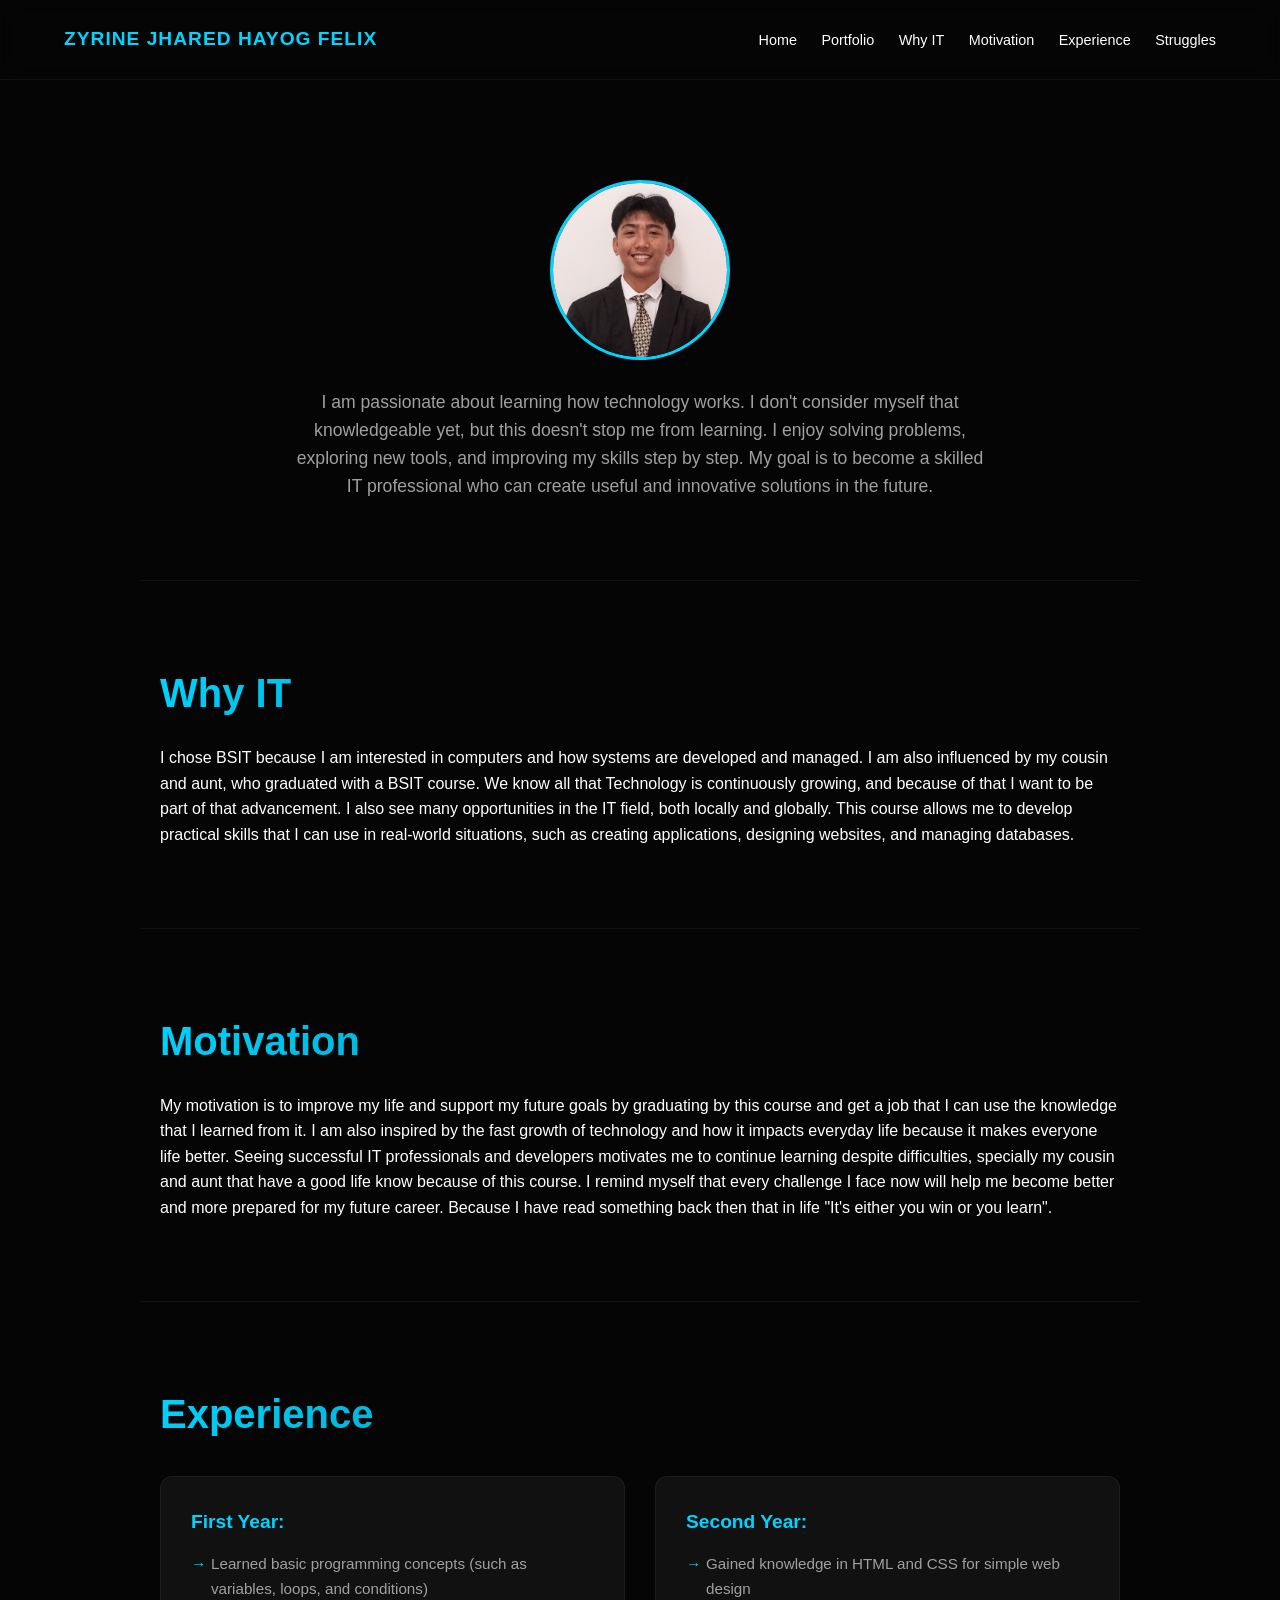
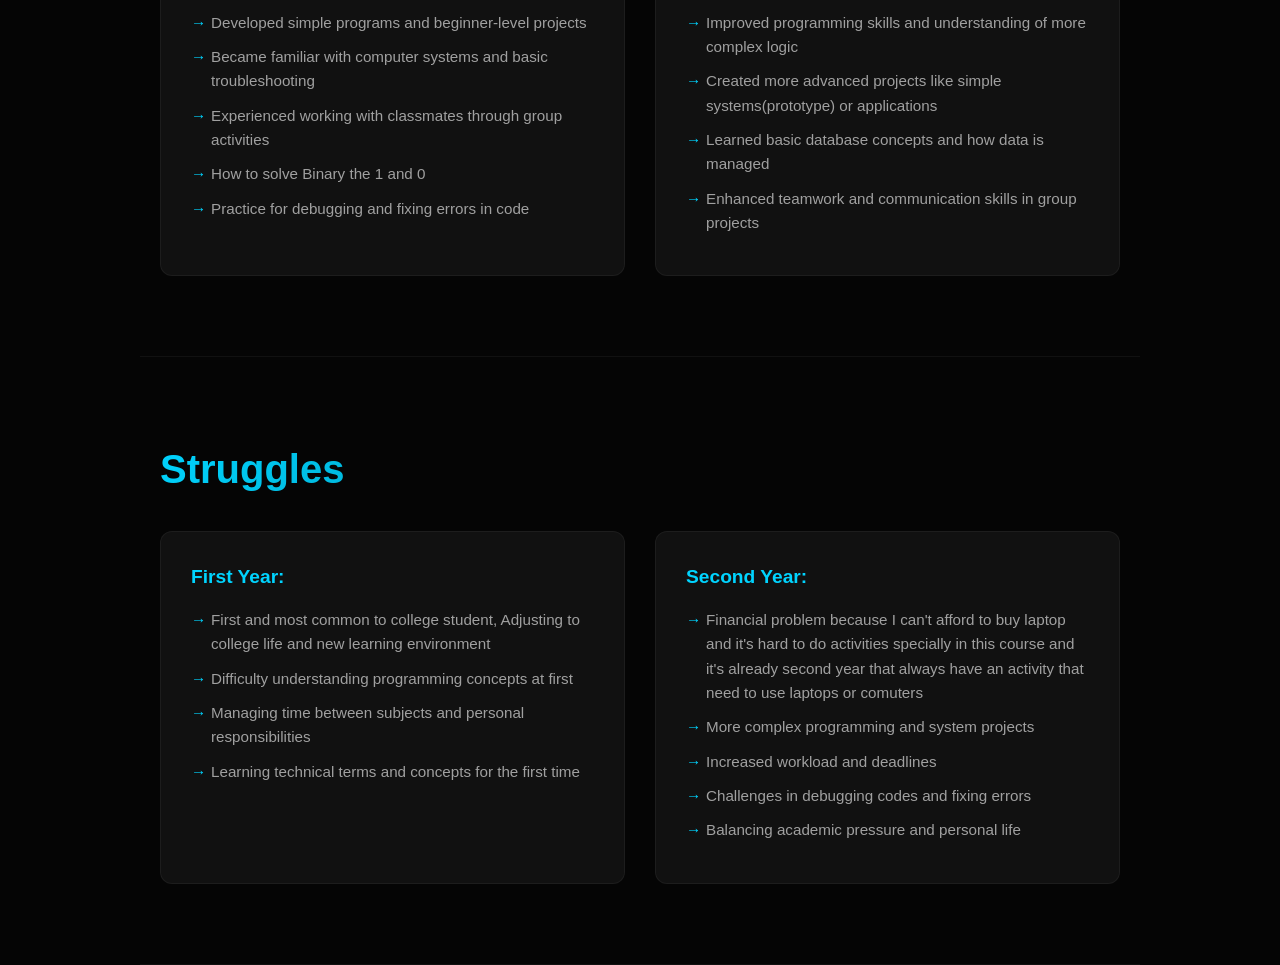
<file: itlife/itlife.html>
<!DOCTYPE html>
<html lang="en">
<head>
    <meta charset="UTF-8">
    <meta name="viewport" content="width=device-width, initial-scale=1.0">
    <title>My IT Life</title>
    <link rel="stylesheet" href="itlifestyles.css">
    <script src="scriptitlife.js" defer></script>
</head>
<body>

<div id="top"></div>

<header class="navbar">
    <h2>ZYRINE JHARED HAYOG FELIX</h2>
    <nav>
        <a href="../index.html">Home</a>
        <a href="../portfolio/portfolio.html">Portfolio</a>
        <a href="#why">Why IT</a>
        <a href="#motivation">Motivation</a>
        <a href="#experience">Experience</a>
        <a href="#struggles">Struggles</a>
        
    </nav>
</header>

<main>

    <section id="home" class="home">
        <img src="../images/IT/mit.jpg" class="profile-img">
        <p id="me">I am passionate about learning how technology works. I don't consider myself that knowledgeable yet, but this doesn't stop me from learning. I enjoy solving problems, exploring new tools, and improving my skills step by step. My goal is to become a skilled IT professional who can create useful and innovative solutions in the future.</p>
    </section>

    <section id="why">
        <h1>Why IT</h1>
        <p>I chose BSIT because I am interested in computers and how systems are developed and managed. I am also influenced by my cousin and aunt, who graduated with a BSIT course. We know all that Technology is continuously growing, and because of that I want to be part of that advancement. I also see many opportunities in the IT field, both locally and globally. This course allows me to develop practical skills that I can use in real-world situations, such as creating applications, designing websites, and managing databases.</p>
    </section>

    <section id="motivation">
        <h1>Motivation</h1>
        <p>My motivation is to improve my life and support my future goals by graduating by this course and get a job that I can use the knowledge that I learned from it. I am also inspired by the fast growth of technology and how it impacts everyday life because it makes everyone life better. Seeing successful IT professionals and developers motivates me to continue learning despite difficulties, specially my cousin and aunt that have a good life know because of this course. I remind myself that every challenge I face now will help me become better and more prepared for my future career. Because I have read something back then that in life "It's either you win or you learn".</p>
    </section>

    <section id="experience">
        <h1>Experience</h1>
        <div class="grp">

            <div class="list">
                <h3>First Year:</h3>
                <ul>
                    <li>Learned basic programming concepts (such as variables, loops, and conditions)</li>
                    <li>Developed simple programs and beginner-level projects</li>
                    <li>Became familiar with computer systems and basic troubleshooting</li>
                    <li>Experienced working with classmates through group activities</li>
                    <li>How to solve Binary the 1 and 0</li>
                    <li>Practice for  debugging and fixing errors in code</li>
                </ul>
            </div>

            <div class="list">
                <h3>Second Year:</h3>
                <ul>
                    <li>Gained knowledge in HTML and CSS for simple web design</li>
                    <li>Improved programming skills and understanding of more complex logic</li>
                    <li>Created more advanced projects like simple systems(prototype) or applications</li>
                    <li>Learned basic database concepts and how data is managed</li>
                    <li>Enhanced teamwork and communication skills in group projects</li>
                </ul>
            </div>

            </div>
    </section>

    <section id="struggles">
        <h1>Struggles</h1>
        <div class="grp">

            <div class="list">
                <h3>First Year:</h3>
                <ul>
                    <li>First and most common to college student, Adjusting to college life and new learning environment</li>
                    <li>Difficulty understanding programming concepts at first</li>
                    <li>Managing time between subjects and personal responsibilities</li>
                    <li>Learning technical terms and concepts for the first time</li>
                </ul>
            </div>

            <div class="list">
                <h3>Second Year:</h3>
                <ul>
                    <li>Financial problem because I can't afford to buy laptop and it's hard to do activities specially in this course and it's already second year that always have an activity that need to use laptops or comuters</li>
                    <li>More complex programming and system projects</li>
                    <li>Increased workload and deadlines</li>
                    <li>Challenges in debugging codes and fixing errors</li>
                    <li>Balancing academic pressure and personal life</li>
                </ul>
            </div>

            </div>
    </section>

</main>

<a href="#top" id="topBtn">↑ Top</a>

</body>
</html>
</file>
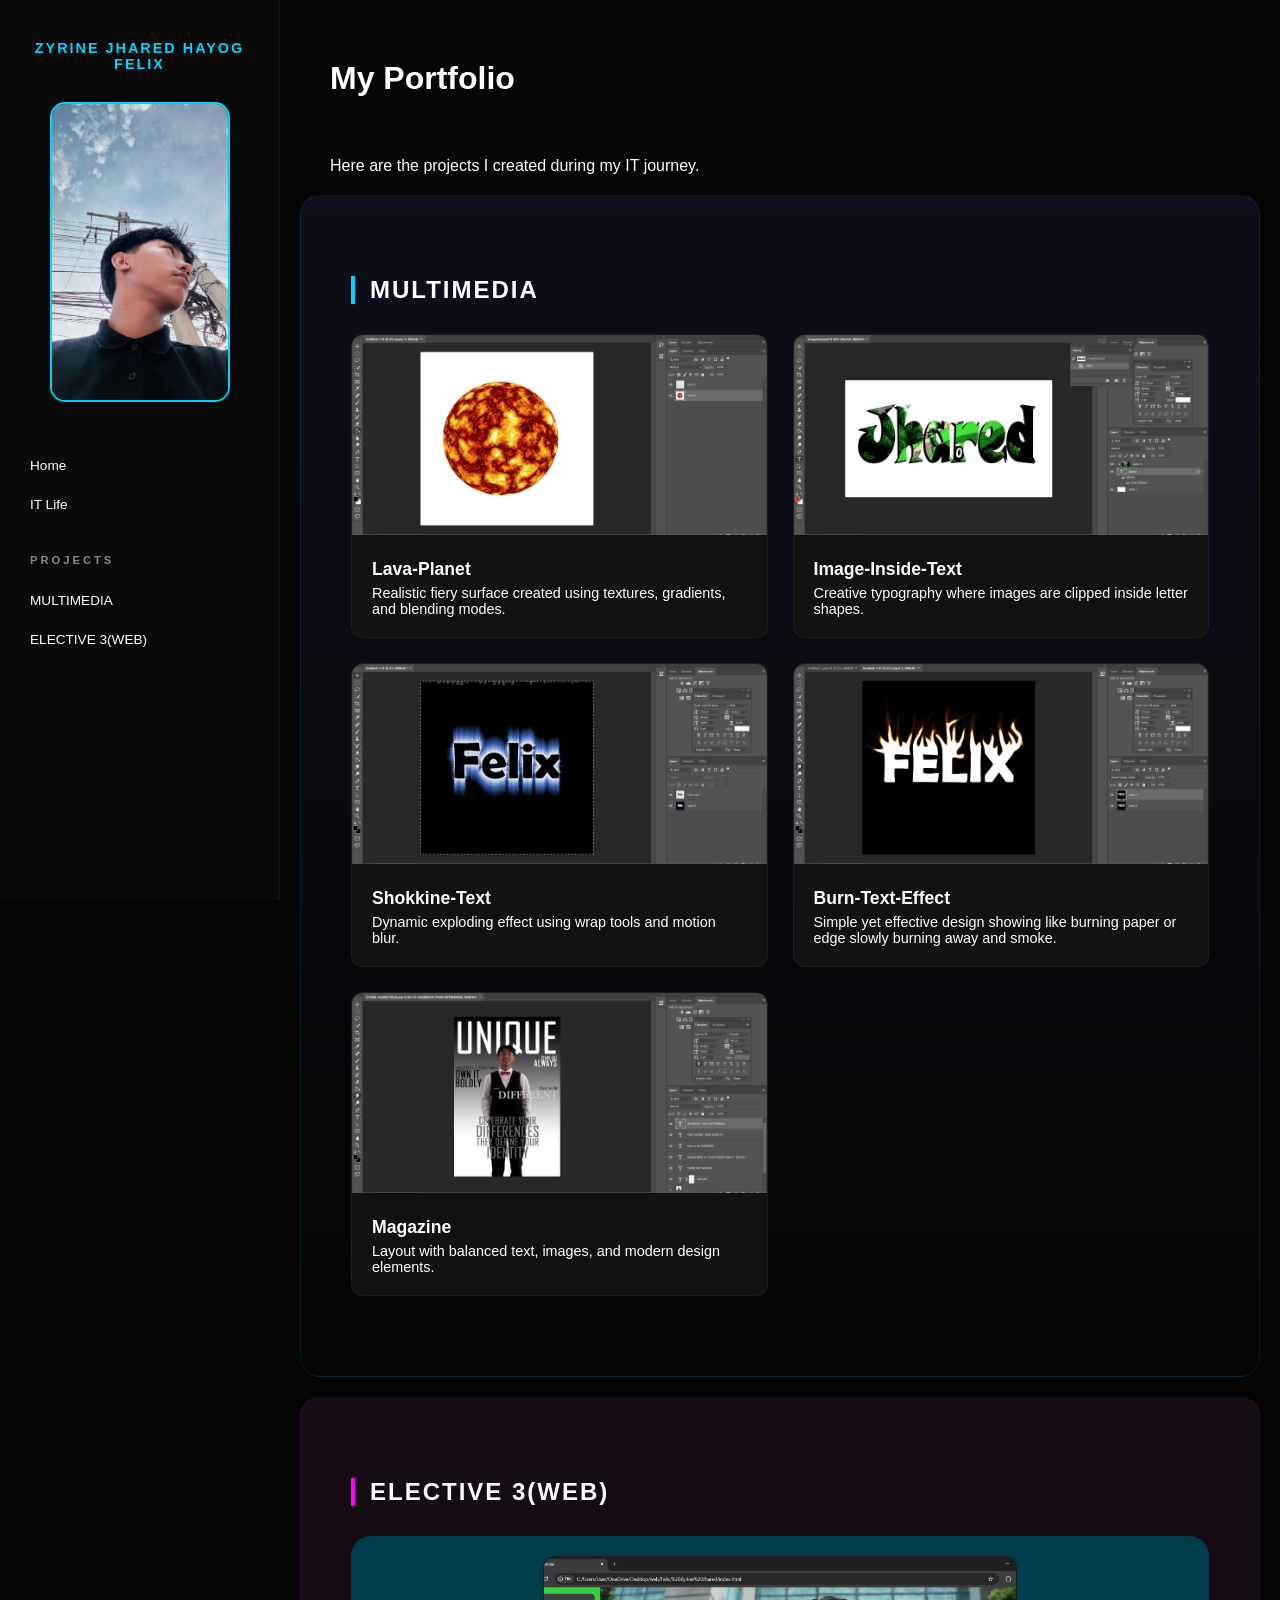
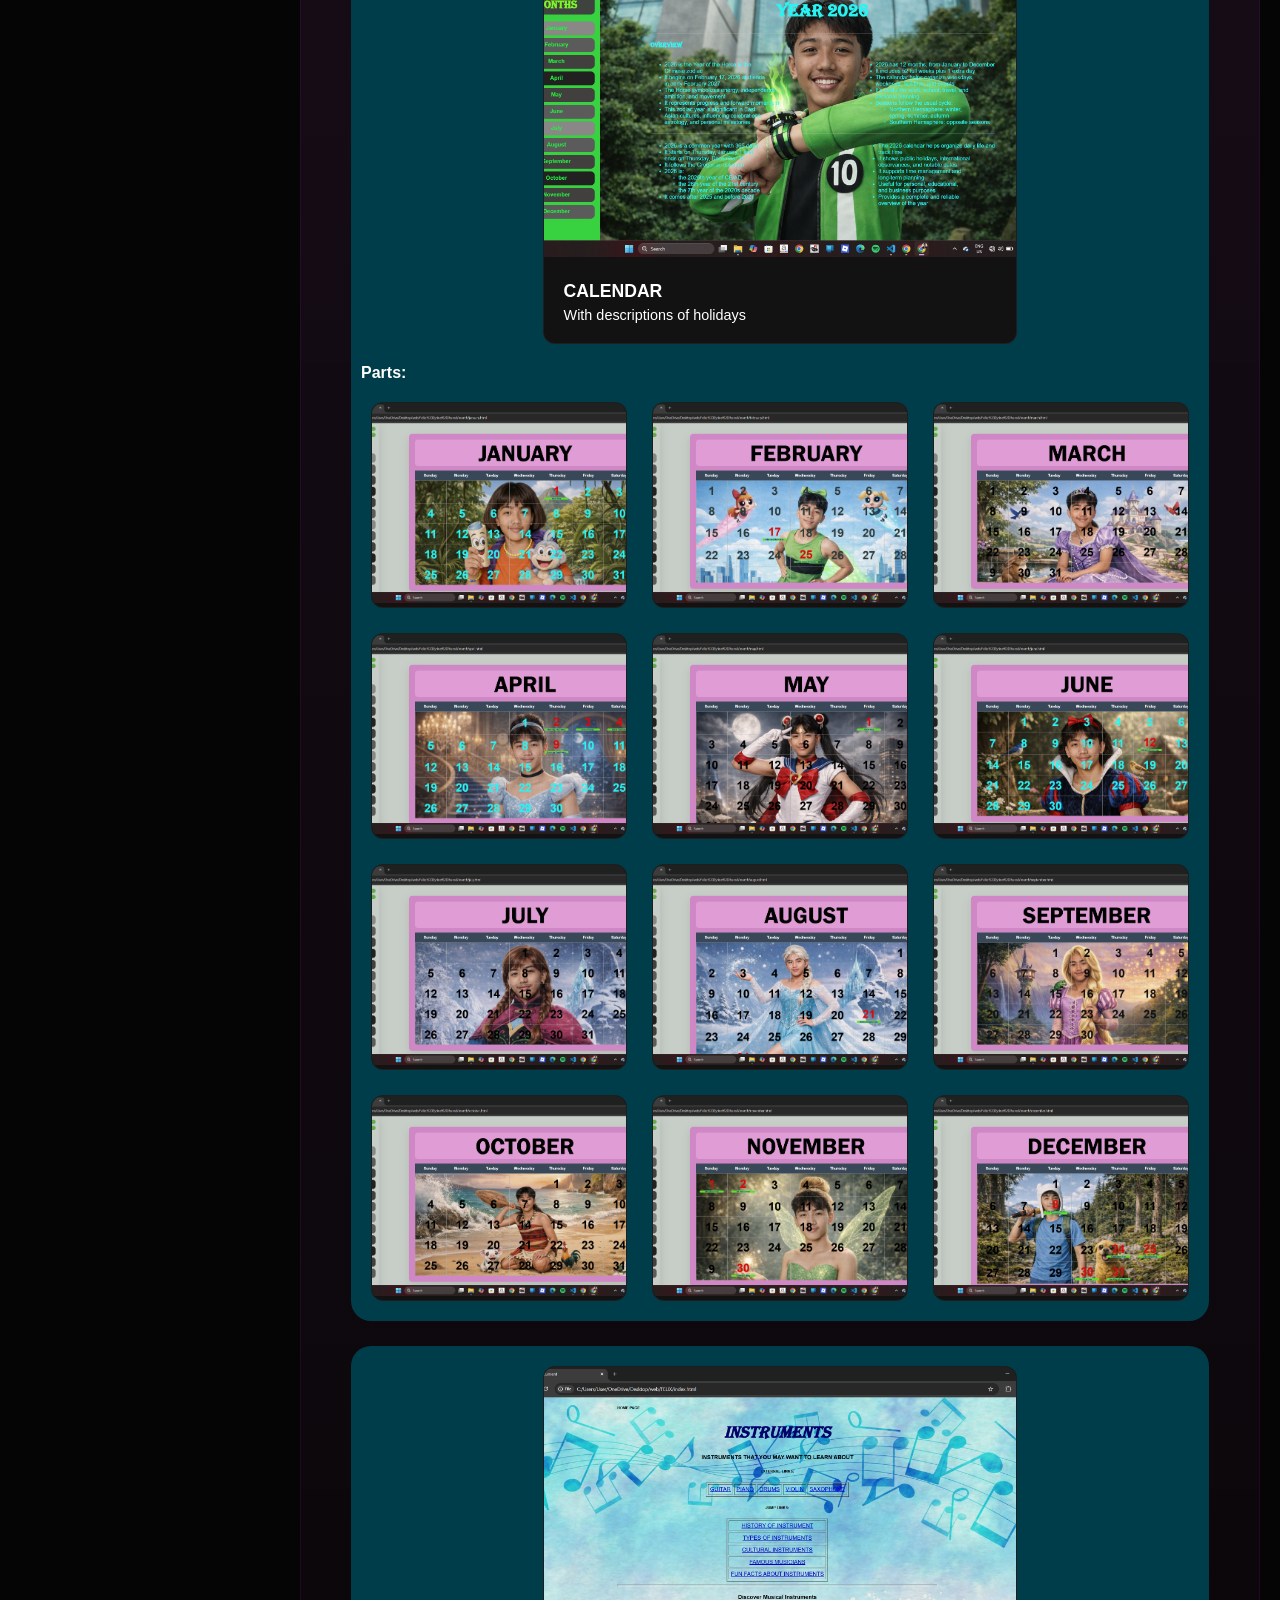
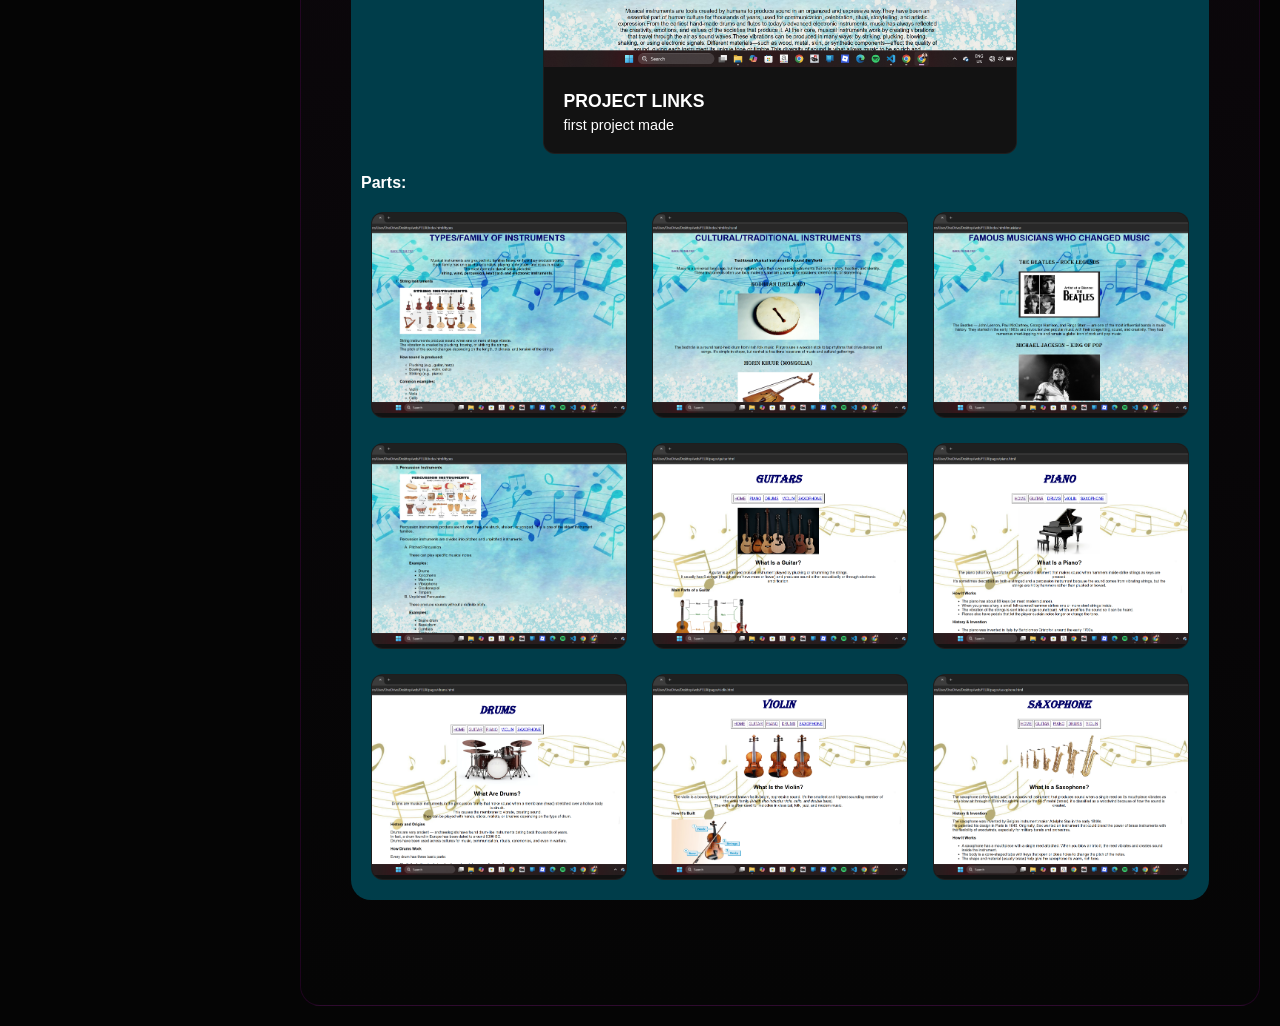
<file: portfolio/portfolio.html>
<!DOCTYPE html>
<html lang="en">
<head>
    <meta charset="UTF-8">
    <meta name="viewport" content="width=device-width, initial-scale=1.0">
    <title>My Portfolio</title>
    <link rel="stylesheet" href="styleportfolio.css">
    <script src="scriptport.js" defer></script>
</head>
<body>

<div id="top"></div>

<nav class="sidebar">
    <h2 id="nm">ZYRINE JHARED HAYOG FELIX</h2>

    <div class="profile">
        <img src="../images/PF/MPIC.jpg" alt="Your Photo">
    </div>

    <ul>
        <li><a href="../index.html">Home</a></li>
        <li><a href="../itlife/itlife.html">IT Life</a></li>
    </ul>
    <ul>
        <h3>PROJECTS</h3>
        <li><a href="#photoshop">MULTIMEDIA</a></li>
        <li><a href="#web">ELECTIVE 3(WEB)</a></li>
    </ul>
</nav>

<main>
    <h1>My Portfolio</h1>
    <p>Here are the projects I created during my IT journey.</p>
    <section id="photoshop">
        <h1>MULTIMEDIA</h1>
        <div class="galleryM">

            <div class="card">
                <img src="../portfolio/img/lavaplanet.png">
                <h3>Lava-Planet</h3>
                <p>Realistic fiery surface created using textures, gradients, and blending modes.</p>
            </div>

            <div class="card">
                <img src="../portfolio/img/pictxt.png">
                <h3>Image-Inside-Text</h3>
                <p>Creative typography where images are clipped inside letter shapes.</p>
            </div>

            <div class="card">
                <img src="../portfolio/img/wind.png">
                <h3>Shokkine-Text</h3>
                <p>Dynamic exploding effect using wrap tools and motion blur.</p>
            </div>

            <div class="card">
                <img src="../portfolio/img/fire.png">
                <h3>Burn-Text-Effect</h3>
                <p>Simple yet effective design showing like burning paper or edge slowly burning away and smoke.</p>
            </div>

            <div class="card">
                <img src="../portfolio/img/magazine.png">
                <h3>Magazine</h3>
                <p>Layout with balanced text, images, and modern design elements.</p>
            </div>

        </div>
    </section>
    <section id="web">
        <h1>ELECTIVE 3(WEB)</h1>
        <div class="part">
        <div class="galleryE">

            <div class="cardM">
                <img src="../portfolio/img/month/main.png">
                <h3>CALENDAR</h3>
                <p>With descriptions of holidays</p>
            </div>
            
        </div>
        <div class="prt">
                <h4>Parts:</h4>
        </div>
        <div class="galleryEe">
            <div class="card">
                <img src="../portfolio/img/month/jan.png">
            </div>

            <div class="card">
                <img src="../portfolio/img/month/feb.png">
            </div>

            <div class="card">
                <img src="../portfolio/img/month/march.png">
            </div>

            <div class="card">
                <img src="../portfolio/img/month/apr.png">
            </div>

            <div class="card">
                <img src="../portfolio/img/month/may.png">
            </div>

            <div class="card">
                <img src="../portfolio/img/month/june.png">
            </div>

            <div class="card">
                <img src="../portfolio/img/month/july.png">
            </div>

            <div class="card">
                <img src="../portfolio/img/month/aug.png">
            </div>

            <div class="card">
                <img src="../portfolio/img/month/sep.png">
            </div>

            <div class="card">
                <img src="../portfolio/img/month/oct.png">
            </div>

            <div class="card">
                <img src="../portfolio/img/month/nov.png">
            </div>

            <div class="card">
                <img src="../portfolio/img/month/dec.png">
            </div>

        </div>
        </div>

        <div class="part">
        <div class="galleryE">

            <div class="cardM">
                <img src="../portfolio/img/ran/f.png">
                <h3>PROJECT LINKS</h3>
                <p>first project made</p>
            </div>
            
        </div>
        <div class="prt">
                <h4>Parts:</h4>
            </div>
        <div class="galleryEe">
            <div class="card">
                <img src="../portfolio/img/ran/1.png">
            </div>

            <div class="card">
                <img src="../portfolio/img/ran/2.png">
            </div>

            <div class="card">
                <img src="../portfolio/img/ran/3.png">
            </div>

            <div class="card">
                <img src="../portfolio/img/ran/4.png">
            </div>

            <div class="card">
                <img src="../portfolio/img/ran/5.png">
            </div>

            <div class="card">
                <img src="../portfolio/img/ran/6.png">
            </div>

            <div class="card">
                <img src="../portfolio/img/ran/7.png">
            </div>

            <div class="card">
                <img src="../portfolio/img/ran/8.png">
            </div>

            <div class="card">
                <img src="../portfolio/img/ran/9.png">
            </div>
        </div>
        </div>
    </section>
</main>

<a href="#top" id="topBtn">↑ Top</a>

</body>
</html>
</file>
<file: itlife/itlifestyles.css>
:root {
    --primary: #00d4ff;
    --bg: #050505;
    --card-bg: #111111;
    --text: #ffffff;
    --secondary-text: #a0a0a0;
    --accent-gradient: linear-gradient(135deg, #00d4ff 0%, #005f73 100%);
}

* {
    margin: 0;
    padding: 0;
    box-sizing: border-box;
}

html {
    scroll-behavior: smooth;
}

body {
    font-family: -apple-system, BlinkMacSystemFont, "Segoe UI", Roboto, Helvetica, Arial, sans-serif;
    background-color: var(--bg);
    color: var(--text);
    line-height: 1.6;
}

.navbar {
    position: fixed;
    top: 0;
    width: 100%;
    display: flex;
    justify-content: space-between;
    align-items: center;
    padding: 1.5rem 5%;
    background: rgba(5, 5, 5, 0.8);
    backdrop-filter: blur(10px);
    z-index: 1000;
    border-bottom: 1px solid rgba(255, 255, 255, 0.05);
}

.navbar h2 {
    font-size: 1.2rem;
    letter-spacing: 1px;
    color: var(--primary);
}

nav a {
    text-decoration: none;
    color: var(--text);
    margin-left: 20px;
    font-size: 0.9rem;
    font-weight: 500;
    transition: color 0.3s ease;
}

nav a:hover {
    color: var(--primary);
}

main {
    padding-top: 100px;
    max-width: 1000px;
    margin: 0 auto;
}

section {
    padding: 80px 20px;
    border-bottom: 1px solid rgba(255, 255, 255, 0.05);
    animation: slideUp 1s ease-out both;
}

.home {
    text-align: center;
}

.profile-img {
    width: 180px;
    height: 180px;
    border-radius: 50%;
    border: 3px solid var(--primary);
    margin-bottom: 20px;
    object-fit: cover;
    animation: float 5s ease-in-out infinite;
}

h1 {
    font-size: 2.5rem;
    margin-bottom: 20px;
    background: var(--accent-gradient);
    -webkit-background-clip: text;
    background-clip: text;
    -webkit-text-fill-color: transparent;
}

#me {
    font-size: 1.1rem;
    color: var(--secondary-text);
    max-width: 700px;
    margin: 0 auto;
}

.grp {
    display: grid;
    grid-template-columns: 1fr 1fr;
    gap: 30px;
    margin-top: 30px;
}

.list {
    background: var(--card-bg);
    padding: 30px;
    border-radius: 12px;
    border: 1px solid rgba(255, 255, 255, 0.05);
    transition: transform 0.3s ease, border-color 0.3s ease;
}

.list:hover {
    transform: translateY(-5px);
    border-color: var(--primary);
}

.list h3 {
    color: var(--primary);
    margin-bottom: 15px;
    font-size: 1.2rem;
}

ul {
    list-style: none;
}

ul li {
    position: relative;
    padding-left: 20px;
    margin-bottom: 10px;
    color: var(--secondary-text);
    font-size: 0.95rem;
}

ul li::before {
    content: "→";
    position: absolute;
    left: 0;
    color: var(--primary);
}

#topBtn {
    position: fixed;
    bottom: 30px;
    right: 30px;
    background: var(--primary);
    color: #000;
    text-decoration: none;
    padding: 10px 20px;
    border-radius: 50px;
    font-weight: bold;
    font-size: 0.8rem;
    box-shadow: 0 5px 15px rgba(0, 212, 255, 0.3);
    transition: all 0.3s ease;
}

#topBtn:hover {
    transform: translateY(-5px);
    box-shadow: 0 8px 20px rgba(0, 212, 255, 0.5);
}

@keyframes slideUp {
    from { opacity: 0; transform: translateY(30px); }
    to { opacity: 1; transform: translateY(0); }
}

@keyframes float {
    0%, 100% { transform: translateY(0); }
    50% { transform: translateY(-10px); }
}

@media (max-width: 768px) {
    .navbar {
        flex-direction: column;
        padding: 1rem;
    }
    
    nav {
        margin-top: 10px;
    }
    
    nav a {
        margin: 0 5px;
        font-size: 0.7rem;
    }
    
    .grp {
        grid-template-columns: 1fr;
    }

    h1 {
        font-size: 2rem;
    }
}
nav a.active {
    color: var(--primary);
}
</file>
<file: portfolio/styleportfolio.css>
:root {
    --primary: #00d4ff;
    --bg: #050505;
    --sidebar-bg: #0a0a0a;
    --card-bg: #121212;
    --text: #ffffff;
    --secondary-text: #888;
    --accent-gradient: linear-gradient(135deg, #00d4ff 0%, #005f73 100%);
}

* {
    margin: 0;
    padding: 0;
    box-sizing: border-box;
}

html {
    scroll-behavior: smooth;
}

body {
    font-family: -apple-system, BlinkMacSystemFont, "Segoe UI", Roboto, Helvetica, Arial, sans-serif;
    background-color: var(--bg);
    color: var(--text);
    display: flex;
}

.sidebar {
    width: 280px;
    height: 100vh;
    background: var(--sidebar-bg);
    position: fixed;
    padding: 40px 20px;
    border-right: 1px solid rgba(255, 255, 255, 0.05);
    display: flex;
    flex-direction: column;
    z-index: 100;
}

#nm {
    font-size: 0.9rem;
    letter-spacing: 2px;
    color: var(--primary);
    margin-bottom: 30px;
    text-align: center;
}

.profile {
    text-align: center;
    margin-bottom: 40px;
}

.profile img {
    width: 180px;
    height: 300px;
    border-radius: 15px;
    border: 2px solid var(--primary);
    object-fit: cover;
    transition: transform 0.5s ease;
}

.profile img:hover {
    transform: rotate(10deg) scale(1.1);
}

.sidebar ul {
    list-style: none;
    margin-bottom: 30px;
}

.sidebar h3 {
    font-size: 0.7rem;
    color: var(--secondary-text);
    letter-spacing: 3px;
    margin-bottom: 15px;
    padding-left: 10px;
}

.sidebar li a {
    text-decoration: none;
    color: var(--text);
    font-size: 0.85rem;
    padding: 12px 10px;
    display: block;
    border-radius: 6px;
    transition: all 0.3s ease;
}

.sidebar li a:hover {
    background: rgba(0, 212, 255, 0.1);
    color: var(--primary);
    padding-left: 15px;
}

main {
    margin-left: 280px;
    width: 100%;
}

main > h1, main > p {
    padding-left: 5%;
    padding-top: 60px;
}

section {
    padding: 80px 5%;
    margin-bottom: 20px;
    animation: fadeIn 1s ease-out;
    border-radius: 20px;
    margin: 20px;
}

#photoshop {
    background: linear-gradient(180deg, rgba(25, 25, 50, 0.5) 0%, rgba(5, 5, 5, 1) 100%);
    border: 1px solid rgba(0, 212, 255, 0.1);
}

#web {
    background: linear-gradient(180deg, rgba(40, 20, 40, 0.5) 0%, rgba(5, 5, 5, 1) 100%);
    border: 1px solid rgba(255, 0, 255, 0.1);
}

section h1 {
    font-size: 1.5rem;
    letter-spacing: 2px;
    margin-bottom: 30px;
    border-left: 4px solid var(--primary);
    padding-left: 15px;
}

#web h1 {
    border-left-color: #ff00ff;
}

.galleryM {
    display: grid;
    grid-template-columns: 1fr 1fr;
    gap: 25px;
}

.galleryE {
    display: grid;
    grid-template-columns: 1fr;
    gap: 25px;
    width: 60%;
    margin: auto;
}

.part{
    background-color: #003d4a;
    border-radius: 20px;
    margin-bottom: 25px;
}

.prt{
    margin-left: 10px;
}

.galleryE, .galleryEe{
    padding: 20px;
}

.cardM {
    background: var(--card-bg);
    border-radius: 12px;
    overflow: hidden;
    border: 1px solid rgba(255, 255, 255, 0.05);
    transition: all 0.4s cubic-bezier(0.165, 0.84, 0.44, 1);
}

.cardM:hover {
    transform: translateY(-10px);
    border-color: var(--primary);
    box-shadow: 0 20px 40px rgba(0, 0, 0, 0.4);
}

#web .cardM:hover {
    border-color: #ff00ff;
}

.cardM img {
    width: 100%;
    height: 300px;
    object-fit: cover;
    filter: grayscale(20%);
    transition: filter 0.4s ease;
}

.cardM:hover img {
    filter: grayscale(0%);
}

.cardM h3 {
    padding: 20px 20px 5px;
    font-size: 1.1rem;
}

.cardM p {
    padding: 0 20px 20px;
    font-size: 0.9rem;
    margin-bottom: 0;
}


.galleryEe {
    display: grid;
    grid-template-columns: 1fr 1fr 1fr;
    gap: 25px;
}

.card {
    background: var(--card-bg);
    border-radius: 12px;
    overflow: hidden;
    border: 1px solid rgba(255, 255, 255, 0.05);
    transition: all 0.4s cubic-bezier(0.165, 0.84, 0.44, 1);
}

.card:hover {
    transform: translateY(-10px);
    border-color: var(--primary);
    box-shadow: 0 20px 40px rgba(0, 0, 0, 0.4);
}

#web .card:hover {
    border-color: #ff00ff;
}

.card img {
    width: 100%;
    height: 200px;
    object-fit: cover;
    filter: grayscale(20%);
    transition: filter 0.4s ease;
}

.card:hover img {
    filter: grayscale(0%);
}

.card h3 {
    padding: 20px 20px 5px;
    font-size: 1.1rem;
}

.card p {
    padding: 0 20px 20px;
    font-size: 0.9rem;
    margin-bottom: 0;
}

#topBtn {
    position: fixed;
    bottom: 30px;
    right: 30px;
    background: var(--primary);
    color: #000;
    text-decoration: none;
    padding: 12px 20px;
    border-radius: 50px;
    font-weight: bold;
    font-size: 0.8rem;
    z-index: 1000;
    transition: all 0.3s ease;
}

#topBtn:hover {
    transform: translateY(-5px);
    box-shadow: 0 10px 20px rgba(0, 212, 255, 0.4);
}

@keyframes fadeIn {
    from { opacity: 0; transform: translateY(20px); }
    to { opacity: 1; transform: translateY(0); }
}

@media (max-width: 900px) {
    body { flex-direction: column; }
    .sidebar {
        width: 100%;
        height: auto;
        position: relative;
        padding: 20px;
    }
    main { margin-left: 0; padding: 0; }
    main > h1, main > p { padding-left: 20px; }
    .gallery { grid-template-columns: 1fr; }
}
</file>
